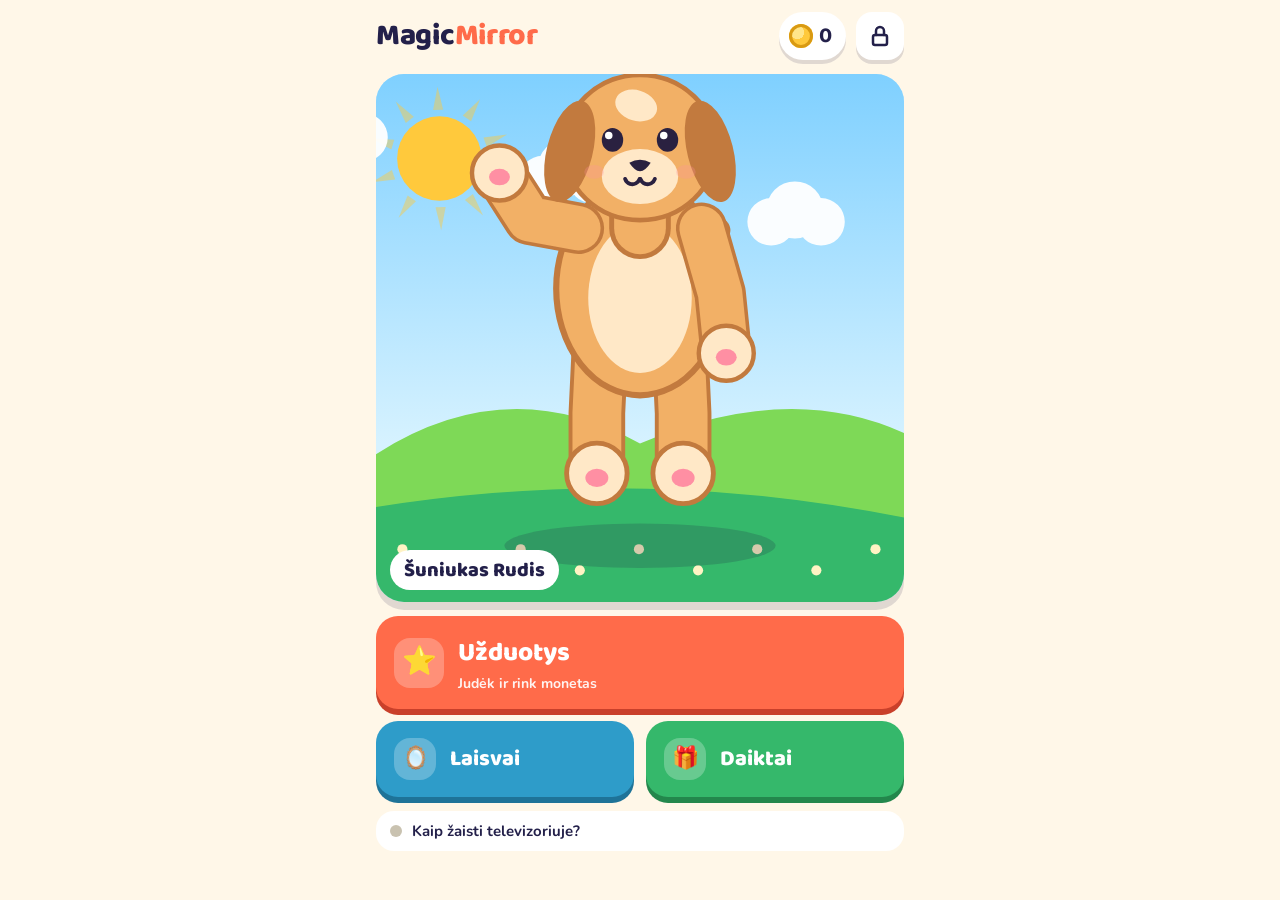
<file: docs/index.html>
<!doctype html>
<html lang="lt">
<head>
<meta charset="utf-8">
<meta name="viewport" content="width=device-width, initial-scale=1, viewport-fit=cover, user-scalable=no">
<meta name="theme-color" content="#FFF7E8">
<title>Magic Mirror</title>
<link rel="preconnect" href="https://fonts.googleapis.com">
<link rel="stylesheet" href="https://fonts.googleapis.com/css2?family=Baloo+2:wght@600;800&family=Nunito:wght@600;700;800&display=swap">
<link rel="stylesheet" href="css/game.css">
<style>
  body { display: flex; flex-direction: column; }
  .screen { flex: 1; display: flex; flex-direction: column; padding-left: max(16px, env(safe-area-inset-left, 0px)); padding-right: max(16px, env(safe-area-inset-right, 0px)); padding-block: max(12px, env(safe-area-inset-top, 0px)) max(16px, env(safe-area-inset-bottom, 0px)); gap: 14px; max-width: 560px; width: 100%; margin: 0 auto; }
  .topbar { display: flex; align-items: center; gap: 10px; }
  .logo { font-family: var(--display); font-weight: 800; font-size: 30px; line-height: 1; flex: 1; letter-spacing: -.01em; }
  .logo span { color: var(--tomato); }
  .pill { display: flex; align-items: center; gap: 6px; background: var(--card); border-radius: 999px; padding: 6px 14px 6px 10px; font-family: var(--display); font-size: 22px; font-weight: 800; box-shadow: 0 4px 0 rgba(35, 32, 74, .14); font-variant-numeric: tabular-nums; }
  .iconbtn { width: 48px; height: 48px; border-radius: 16px; border: 0; background: var(--card); box-shadow: 0 4px 0 rgba(35, 32, 74, .14); display: grid; place-items: center; position: relative; overflow: hidden; }
  .iconbtn svg { width: 24px; height: 24px; }
  .iconbtn .fill { position: absolute; left: 0; bottom: 0; width: 100%; height: 0; background: rgba(53, 184, 107, .35); }
  .stage { position: relative; border-radius: 28px; overflow: hidden; aspect-ratio: 1 / 1; max-width: 100%; box-shadow: 0 8px 0 rgba(35, 32, 74, .14); background: #BFE8FF; }
  .stage canvas { width: 100%; height: 100%; display: block; }
  .stage .name { position: absolute; left: 14px; bottom: 12px; background: var(--card); border-radius: 999px; padding: 4px 14px; font-family: var(--display); font-weight: 800; font-size: 20px; }
  .big-btns { display: grid; gap: 12px; }
  .bbtn { border: 0; border-radius: 22px; padding: 16px 18px; display: flex; align-items: center; gap: 14px; font-family: var(--display); font-weight: 800; font-size: 26px; text-align: left; color: #fff; min-height: 76px; transition: transform .08s; }
  .bbtn:active { transform: translateY(5px); }
  .bbtn small { display: block; font-family: var(--body); font-size: 14px; font-weight: 700; opacity: .92; }
  .bbtn .ic { width: 50px; height: 50px; border-radius: 16px; background: rgba(255, 255, 255, .25); display: grid; place-items: center; font-size: 28px; flex: none; }
  .b-play { background: var(--tomato); box-shadow: 0 6px 0 var(--tomato-d); }
  .b-free { background: var(--sky-d); box-shadow: 0 6px 0 #1E7398; }
  .b-shop { background: var(--grass); box-shadow: 0 6px 0 var(--grass-d); }
  .row2 { display: grid; grid-template-columns: 1fr 1fr; gap: 12px; }
  .tvchip { display: flex; align-items: center; gap: 10px; background: var(--card); border-radius: 18px; padding: 10px 14px; font-size: 15px; border: 0; text-align: left; width: 100%; }
  .tvchip .dot { width: 12px; height: 12px; border-radius: 50%; background: #C9C2B0; flex: none; }
  .tvchip.on .dot { background: var(--grass); box-shadow: 0 0 0 4px rgba(53, 184, 107, .25); }
  h2 { font-family: var(--display); font-size: 30px; margin: 0; line-height: 1; flex: 1; }
  .sub { color: var(--ink-soft); font-weight: 700; margin: 0; font-size: 15px; line-height: 1.4; }
  /* parduotuvė */
  .grid { display: grid; grid-template-columns: repeat(2, minmax(0, 1fr)); gap: 12px; }
  .item { background: var(--card); border-radius: 22px; padding: 8px; display: flex; flex-direction: column; gap: 8px; box-shadow: 0 5px 0 rgba(35, 32, 74, .12); }
  .item canvas { width: 100%; aspect-ratio: 1 / 1; border-radius: 16px; display: block; }
  .item .nm { font-family: var(--display); font-weight: 800; font-size: 19px; line-height: 1.1; padding-inline: 4px; }
  .item button { border: 0; border-radius: 14px; padding: 10px; font-family: var(--display); font-weight: 800; font-size: 18px; display: flex; align-items: center; justify-content: center; gap: 6px; min-height: 48px; }
  .buy { background: var(--sun); box-shadow: 0 4px 0 var(--sun-d); }
  .buy:disabled { background: #EFE7D6; box-shadow: none; color: #A39E8C; cursor: default; }
  .equip { background: var(--sky); box-shadow: 0 4px 0 var(--sky-d); }
  .equipped { background: var(--grass); color: #fff; box-shadow: 0 4px 0 var(--grass-d); }
  .item.locked .lockart { aspect-ratio: 1/1; border-radius: 16px; background: #EFE7D6; display: grid; place-items: center; font-size: 56px; filter: grayscale(.4); opacity: .8; }
  .soon { font-size: 14px; color: var(--ink-soft); text-align: center; padding: 10px; }
  .section-label { font-size: 13px; text-transform: uppercase; letter-spacing: .1em; color: var(--ink-soft); margin: 6px 0 -4px; }
  /* tėvams */
  .panel { background: var(--card); border-radius: 22px; padding: 16px; display: grid; gap: 12px; }
  .panel h3 { margin: 0; font-family: var(--display); font-size: 21px; }
  .seg { display: flex; flex-wrap: wrap; gap: 8px; }
  .seg button { border: 2px solid var(--line); background: var(--paper); border-radius: 14px; padding: 10px 14px; font-weight: 800; min-height: 46px; }
  .seg button[aria-pressed="true"] { background: var(--ink); border-color: var(--ink); color: #fff; }
  .danger { border: 0; background: #FFE3DC; color: var(--tomato-d); border-radius: 14px; padding: 12px; font-weight: 800; }
  .privacy { font-size: 14px; line-height: 1.5; color: var(--ink-soft); margin: 0; padding-left: 18px; }
  /* žaidimas */
  #play { position: fixed; inset: 0; background: #000; z-index: 5; }
  #play canvas { position: absolute; inset: 0; width: 100%; height: 100%; display: block; }
  .closebtn { position: absolute; top: max(14px, env(safe-area-inset-top, 0px)); left: max(14px, env(safe-area-inset-left, 0px)); width: 56px; height: 56px; border-radius: 50%; border: 0; background: var(--card); box-shadow: 0 5px 0 rgba(35, 32, 74, .2); z-index: 3; display: grid; place-items: center; }
  .closebtn svg { width: 26px; height: 26px; }
  .selfview { position: absolute; right: max(14px, env(safe-area-inset-right, 0px)); bottom: max(14px, env(safe-area-inset-bottom, 0px)); width: 96px; height: 96px; border-radius: 50%; overflow: hidden; border: 4px solid #fff; z-index: 3; background: #222; }
  .selfview video { width: 100%; height: 100%; object-fit: cover; transform: scaleX(-1); }
  .endbtns { position: absolute; left: 50%; bottom: max(24px, calc(env(safe-area-inset-bottom, 0px) + 16px)); transform: translateX(-50%); display: flex; gap: 12px; z-index: 3; width: min(460px, calc(100% - 32px)); }
  .endbtns .bbtn { flex: 1; justify-content: center; font-size: 22px; min-height: 64px; }
  .loading { position: absolute; inset: 0; display: grid; place-items: center; z-index: 2; color: #fff; font-family: var(--display); font-size: 26px; text-align: center; padding: 24px; background: rgba(35, 32, 74, .55); }
  .loading .spin { width: 56px; height: 56px; border-radius: 50%; border: 7px solid rgba(255, 255, 255, .3); border-top-color: var(--sun); margin: 0 auto 14px; animation: spin 1s linear infinite; }
  @keyframes spin { to { transform: rotate(360deg); } }
  .tvplay .selfview { width: 140px; height: 140px; }
  .confirm { display: flex; gap: 8px; }
  .confirm button { flex: 1; }
  @media (prefers-reduced-motion: reduce) { .loading .spin { animation-duration: 3s; } }
</style>
</head>
<body>

<!-- PRADŽIA -->
<section id="home" class="screen">
  <div class="topbar">
    <div class="logo">Magic<span>Mirror</span></div>
    <div class="pill"><span class="coin"></span><b id="homeCoins">0</b></div>
    <button class="iconbtn" id="parentBtn" aria-label="Tėvams: palaikykite 2 sekundes">
      <span class="fill" id="parentFill"></span>
      <svg viewBox="0 0 24 24" fill="none" stroke="currentColor" stroke-width="2.5" stroke-linecap="round"><rect x="5" y="11" width="14" height="10" rx="2"/><path d="M8 11V7a4 4 0 0 1 8 0v4"/></svg>
    </button>
  </div>
  <div class="stage"><canvas id="homeCanvas"></canvas><div class="name">Šuniukas Rudis</div></div>
  <div class="big-btns">
    <button class="bbtn b-play" id="btnTasks"><span class="ic">⭐</span><span>Užduotys<small>Judėk ir rink monetas</small></span></button>
    <div class="row2">
      <button class="bbtn b-free" id="btnFree" style="font-size:22px"><span class="ic" style="width:42px;height:42px;font-size:22px">🪞</span>Laisvai</button>
      <button class="bbtn b-shop" id="btnShop" style="font-size:22px"><span class="ic" style="width:42px;height:42px;font-size:22px">🎁</span>Daiktai</button>
    </div>
  </div>
  <button class="tvchip" id="tvChip"><span class="dot"></span><span id="tvText">Kaip žaisti televizoriuje?</span></button>
</section>

<!-- PARDUOTUVĖ -->
<section id="shop" class="screen" hidden>
  <div class="topbar">
    <button class="iconbtn back" aria-label="Atgal"><svg viewBox="0 0 24 24" fill="none" stroke="currentColor" stroke-width="3" stroke-linecap="round" stroke-linejoin="round"><path d="M15 5l-7 7 7 7"/></svg></button>
    <h2>Daiktai</h2>
    <div class="pill"><span class="coin"></span><b id="shopCoins">0</b></div>
  </div>
  <div class="section-label">Aksesuarai</div>
  <div class="grid" id="accGrid"></div>
  <div class="section-label">Pasauliai</div>
  <div class="grid" id="bgGrid"></div>
  <div class="section-label">Nauji draugai</div>
  <div class="grid" id="charGrid"></div>
</section>

<!-- TĖVAMS -->
<section id="parents" class="screen" hidden>
  <div class="topbar">
    <button class="iconbtn back" aria-label="Atgal"><svg viewBox="0 0 24 24" fill="none" stroke="currentColor" stroke-width="3" stroke-linecap="round" stroke-linejoin="round"><path d="M15 5l-7 7 7 7"/></svg></button>
    <h2>Tėvams</h2>
  </div>
  <div class="panel">
    <h3>Žaidimo laikas per dieną</h3>
    <div class="seg" id="segLimit">
      <button data-v="10">10 min</button><button data-v="20">20 min</button><button data-v="30">30 min</button><button data-v="0">Be ribos</button>
    </div>
    <p class="sub" id="usedToday"></p>
  </div>
  <div class="panel">
    <h3>Garsai</h3>
    <div class="seg" id="segVoice"><button data-v="1">Balsas įjungtas</button><button data-v="0">Be balso</button></div>
    <div class="seg" id="segSound"><button data-v="1">Efektai įjungti</button><button data-v="0">Be efektų</button></div>
  </div>
  <div class="panel">
    <h3>Privatumas</h3>
    <ul class="privacy">
      <li>Kamera įsijungia tik žaidimo metu ir išsijungia jį uždarius.</li>
      <li>Vaizdas apdorojamas tik šiame telefone. Niekas neįrašoma ir nesaugoma.</li>
      <li>Į televizorių siunčiami tik 33 judesio taškai ir išraiškos skaičiai, ne vaizdas.</li>
      <li>Nereikia vardo, paskyros ar kitų duomenų. Nėra reklamų ir pirkimų.</li>
      <li>Progresas saugomas tik šiame telefone.</li>
    </ul>
  </div>
  <div class="panel">
    <h3>Progresas</h3>
    <p class="sub" id="progressText"></p>
    <button class="danger" id="resetBtn">Ištrinti progresą</button>
    <div class="confirm" id="resetConfirm" hidden>
      <button class="danger" id="resetYes">Taip, ištrinti</button>
      <button class="seg" style="border:2px solid var(--line);border-radius:14px;background:var(--paper);font-weight:800" id="resetNo">Atšaukti</button>
    </div>
  </div>
</section>

<!-- TV INSTRUKCIJA -->
<section id="tvhelp" class="screen" hidden>
  <div class="topbar">
    <button class="iconbtn back" aria-label="Atgal"><svg viewBox="0 0 24 24" fill="none" stroke="currentColor" stroke-width="3" stroke-linecap="round" stroke-linejoin="round"><path d="M15 5l-7 7 7 7"/></svg></button>
    <h2>Žaisti per TV</h2>
  </div>
  <div class="panel">
    <h3>Būdas 1: QR kodas</h3>
    <p class="sub">Televizoriaus naršyklėje atidarykite TV puslapį (adresą rodo kompiuteris, kuriame paleistas žaidimo serveris). Ekrane atsiras QR kodas. Nuskenuokite jį šiuo telefonu.</p>
  </div>
  <div class="panel">
    <h3>Būdas 2: ekrano dubliavimas</h3>
    <p class="sub">Įjunkite telefono ekrano rodymą televizoriuje (Smart View, Chromecast ar AirPlay) ir žaiskite čia. Šuniukas bus matomas dideliame ekrane.</p>
  </div>
  <div class="panel">
    <h3>Patarimas</h3>
    <p class="sub">Pastatykite telefoną stačiai ant lentynos maždaug juosmens aukštyje, 2–3 metrų atstumu, kad matytųsi visas vaikas.</p>
  </div>
</section>

<!-- ŽAIDIMAS -->
<section id="play" hidden>
  <canvas id="playCanvas"></canvas>
  <div class="hud" id="hud"></div>
  <button class="closebtn" id="closePlay" aria-label="Baigti žaidimą"><svg viewBox="0 0 24 24" fill="none" stroke="currentColor" stroke-width="3.2" stroke-linecap="round"><path d="M6 6l12 12M18 6L6 18"/></svg></button>
  <div class="selfview"><video id="cam" playsinline muted autoplay></video></div>
  <div class="endbtns" id="endBtns" hidden>
    <button class="bbtn b-play" id="againBtn">Dar kartą</button>
    <button class="bbtn b-free" id="doneBtn">Baigti</button>
  </div>
  <div class="loading" id="loading" hidden><div><div class="spin"></div><span id="loadingText">Šuniukas ruošiasi…</span></div></div>
</section>

<script src="js/render.js"></script>
<script src="js/tasks.js"></script>
<script src="js/shared.js"></script>
<script src="js/app.js"></script>
</body>
</html>
</file>
<file: docs/css/game.css>
/* Žaislų dėžutės stilius: storos spalvotos formos, „paspaudžiami" mygtukai su apatiniu šešėliu */
:root {
  --ink: #23204A;
  --ink-soft: #5B5786;
  --paper: #FFF7E8;
  --card: #FFFFFF;
  --sun: #FFC93C;
  --sun-d: #D99A12;
  --tomato: #FF6B4A;
  --tomato-d: #C9402A;
  --grass: #35B86B;
  --grass-d: #23874C;
  --sky: #6FD3FF;
  --sky-d: #2E9CC9;
  --line: #EADFC8;
  --display: 'Baloo 2', 'Arial Rounded MT Bold', 'Trebuchet MS', system-ui, sans-serif;
  --body: 'Nunito', 'Segoe UI', system-ui, sans-serif;
  color-scheme: light;
}
* { box-sizing: border-box; }
html, body { height: 100%; }
body { margin: 0; background: var(--paper); color: var(--ink); font-family: var(--body); font-weight: 700; -webkit-tap-highlight-color: transparent; overscroll-behavior: none; }
[hidden] { display: none !important; }
button { font: inherit; color: inherit; cursor: pointer; }
button:focus-visible { outline: 4px solid var(--sky-d); outline-offset: 3px; }

.coin { display: inline-block; width: 1.1em; height: 1.1em; border-radius: 50%; background: radial-gradient(circle at 35% 35%, #FFE58A 0 30%, var(--sun) 31% 100%); box-shadow: inset 0 0 0 .14em var(--sun-d); vertical-align: -.15em; }

/* ---------- HUD ---------- */
.hud { position: absolute; inset: 0; pointer-events: none; font-family: var(--display); }
.hud-coins { position: absolute; top: max(14px, env(safe-area-inset-top, 0px)); right: max(14px, env(safe-area-inset-right, 0px)); display: flex; align-items: center; gap: .35em; background: var(--card); border-radius: 999px; padding: .15em .7em .15em .45em; font-size: clamp(22px, 3.2vw, 44px); font-weight: 800; box-shadow: 0 5px 0 rgba(35, 32, 74, .18); font-variant-numeric: tabular-nums; }
.hud-coins.bump { animation: bump .5s ease; }
@keyframes bump { 40% { transform: scale(1.25) rotate(-4deg); } }

.taskcard { position: absolute; top: max(14px, env(safe-area-inset-top, 0px)); left: 50%; transform: translateX(-50%); width: min(720px, calc(100% - 28px)); display: flex; gap: .6em; align-items: center; background: var(--card); border-radius: 26px; padding: .45em .8em; box-shadow: 0 7px 0 rgba(35, 32, 74, .18); font-size: clamp(16px, 2.4vw, 34px); }
.taskcard.intro { animation: pop .5s cubic-bezier(.3, 1.6, .5, 1); }
@keyframes pop { from { transform: translateX(-50%) scale(.6); opacity: 0; } }
.ticon { font-size: 2.3em; line-height: 1; flex: none; }
.tbody { flex: 1; min-width: 0; }
.tlevel { font-family: var(--body); font-size: .5em; text-transform: uppercase; letter-spacing: .08em; color: var(--ink-soft); }
.ttitle { font-weight: 800; line-height: 1.05; text-wrap: balance; }
.tbar { height: .45em; background: #F1E7D3; border-radius: 99px; margin-top: .3em; overflow: hidden; }
.tbar i { display: block; height: 100%; width: 0; background: var(--grass); border-radius: 99px; transition: width .2s; }
.tdots { display: flex; gap: .3em; margin-top: .3em; }
.tdots span { width: .55em; height: .55em; border-radius: 50%; background: #F1E7D3; box-shadow: inset 0 0 0 2px #E2D3B4; }
.tdots span.on { background: var(--sun); box-shadow: inset 0 0 0 2px var(--sun-d); }

.hint { position: absolute; bottom: max(20px, calc(env(safe-area-inset-bottom, 0px) + 12px)); left: 50%; transform: translateX(-50%); max-width: calc(100% - 32px); background: var(--ink); color: #fff; border-radius: 999px; padding: .35em 1em; font-size: clamp(16px, 2.2vw, 30px); text-align: center; }

.banner { position: absolute; left: 50%; top: 50%; transform: translate(-50%, -50%); text-align: center; background: var(--card); border-radius: 32px; padding: .5em 1.1em .6em; box-shadow: 0 10px 0 rgba(35, 32, 74, .2); max-width: calc(100% - 32px); animation: pop2 .45s cubic-bezier(.3, 1.6, .5, 1); }
@keyframes pop2 { from { transform: translate(-50%, -50%) scale(.5); opacity: 0; } }
.banner .big { font-size: clamp(34px, 6.5vw, 96px); font-weight: 800; line-height: 1; text-wrap: balance; }
.banner .small { font-size: clamp(16px, 2.6vw, 36px); color: var(--ink-soft); margin-top: .2em; text-wrap: balance; }
.banner.yay .big { color: var(--tomato); }
.banner.end .big { color: var(--grass-d); }
.banner.calib { top: auto; bottom: max(70px, calc(env(safe-area-inset-bottom, 0px) + 60px)); transform: translateX(-50%); animation: none; }
.banner.calib .big { font-size: clamp(22px, 4vw, 52px); }

@media (prefers-reduced-motion: reduce) {
  .taskcard.intro, .banner, .hud-coins.bump { animation: none; }
}
</file>
